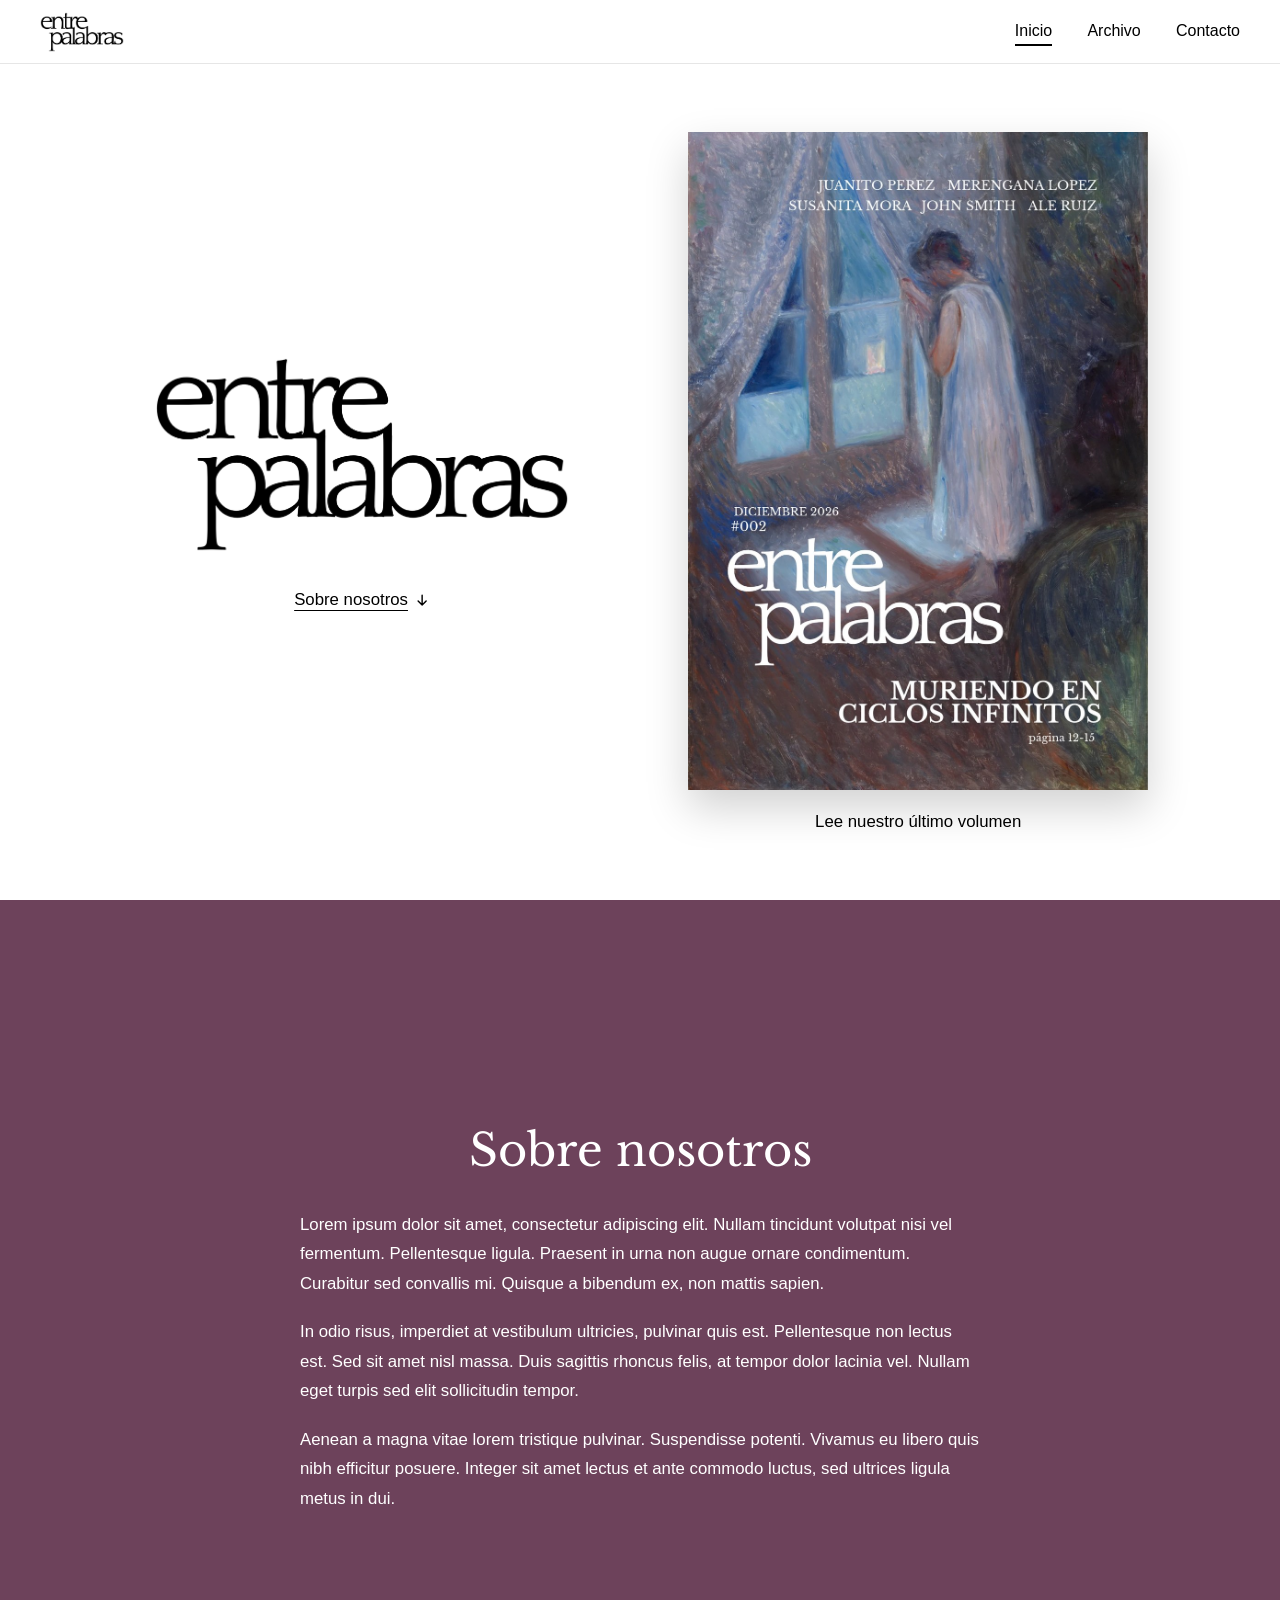
<file: index.html>
<!DOCTYPE html>
<html lang="es">
<head>
  <meta charset="utf-8">
  <meta name="viewport" content="width=device-width, initial-scale=1">
  <title>entre palabras</title>
  <link rel="stylesheet" href="style.css?v=4">
</head>
<body>
  <header class="site-header">
    <a class="brand" href="index.html" aria-label="entre palabras, inicio">
      <img src="assets/logo.png" alt="entre palabras">
    </a>
    <nav aria-label="Principal">
      <a href="index.html" aria-current="page">Inicio</a>
      <a href="archivo.html">Archivo</a>
      <a href="contacto.html">Contacto</a>
    </nav>
  </header>

  <main>
    <section class="hero" id="inicio">
      <div class="hero-text">
        <img class="logo" src="assets/logo.png" alt="entre palabras">
        <a class="about-link" href="#sobre-nosotros">
          Sobre nosotros
          <svg viewBox="0 0 16 16" aria-hidden="true" fill="none" stroke="currentColor" stroke-width="1.6" stroke-linecap="round" stroke-linejoin="round">
            <path d="M8 2.5v11M3.5 9l4.5 4.5L12.5 9"/>
          </svg>
        </a>
      </div>

      <figure class="hero-cover">
        <a class="cover-link" href="leer.html" aria-label="Leer el último volumen">
          <img class="cover" src="assets/cover.jpg" alt="Portada de entre palabras, diciembre 2026, número 002">
        </a>
        <figcaption>Lee nuestro último volumen</figcaption>
      </figure>
    </section>

    <section class="about" id="sobre-nosotros">
      <h2>Sobre nosotros</h2>
      <div class="about-body">
        <p>Lorem ipsum dolor sit amet, consectetur adipiscing elit. Nullam tincidunt volutpat nisi vel fermentum. Pellentesque ligula. Praesent in urna non augue ornare condimentum. Curabitur sed convallis mi. Quisque a bibendum ex, non mattis sapien.</p>
        <p>In odio risus, imperdiet at vestibulum ultricies, pulvinar quis est. Pellentesque non lectus est. Sed sit amet nisl massa. Duis sagittis rhoncus felis, at tempor dolor lacinia vel. Nullam eget turpis sed elit sollicitudin tempor.</p>
        <p>Aenean a magna vitae lorem tristique pulvinar. Suspendisse potenti. Vivamus eu libero quis nibh efficitur posuere. Integer sit amet lectus et ante commodo luctus, sed ultrices ligula metus in dui.</p>
      </div>
    </section>
  </main>
</body>
</html>
</file>
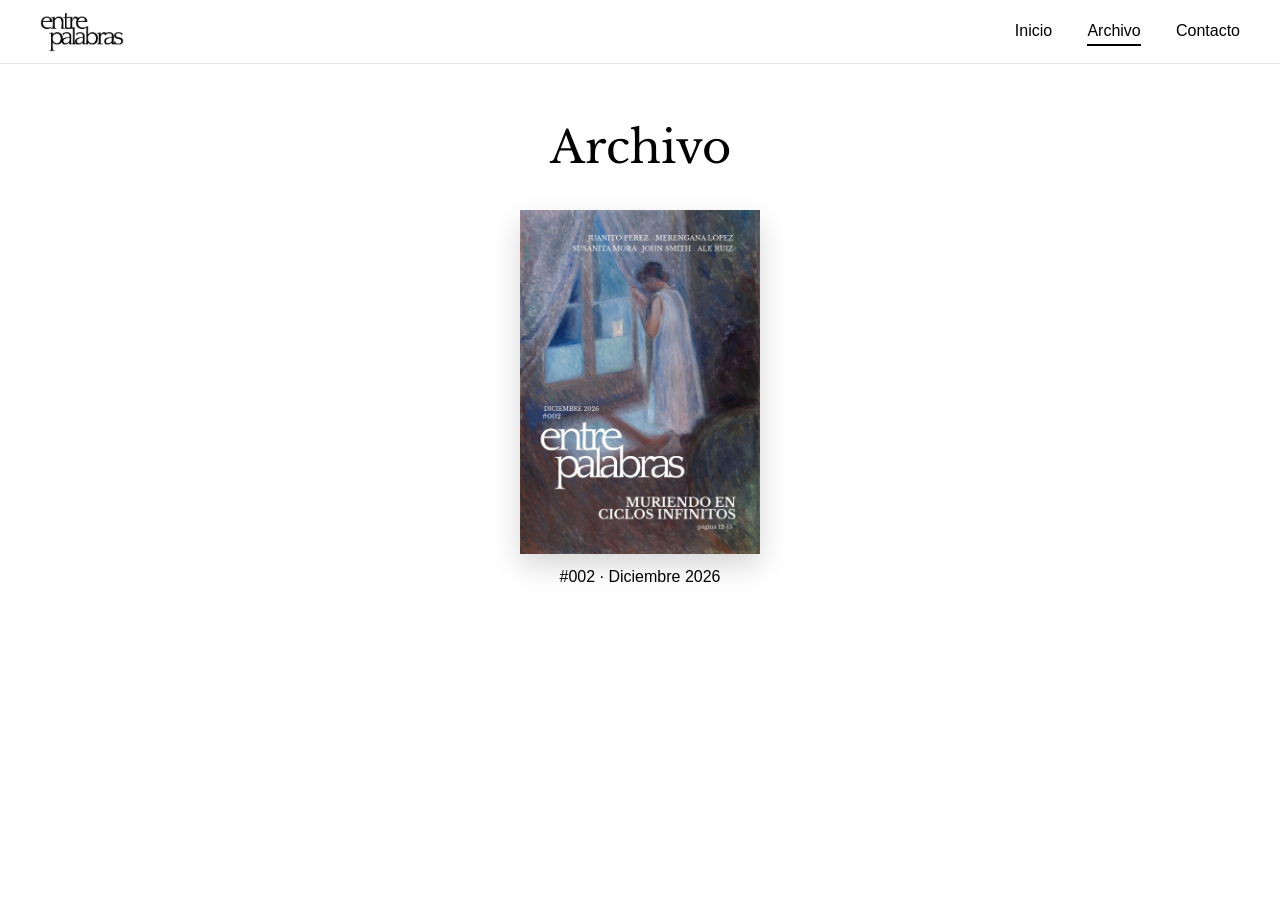
<file: archivo.html>
<!DOCTYPE html>
<html lang="es">
<head>
  <meta charset="utf-8">
  <meta name="viewport" content="width=device-width, initial-scale=1">
  <title>Archivo · entre palabras</title>
  <link rel="stylesheet" href="style.css?v=4">
</head>
<body>
  <header class="site-header">
    <a class="brand" href="index.html" aria-label="entre palabras, inicio">
      <img src="assets/logo.png" alt="entre palabras">
    </a>
    <nav aria-label="Principal">
      <a href="index.html">Inicio</a>
      <a href="archivo.html" aria-current="page">Archivo</a>
      <a href="contacto.html">Contacto</a>
    </nav>
  </header>

  <main class="page-simple">
    <h1>Archivo</h1>
    <div class="issues">
      <figure class="issue">
        <a href="leer.html" aria-label="Leer el número 002">
          <img src="assets/cover.jpg" alt="Portada del número 002, diciembre 2026">
        </a>
        <figcaption>#002 · Diciembre 2026</figcaption>
      </figure>
    </div>
  </main>
</body>
</html>
</file>
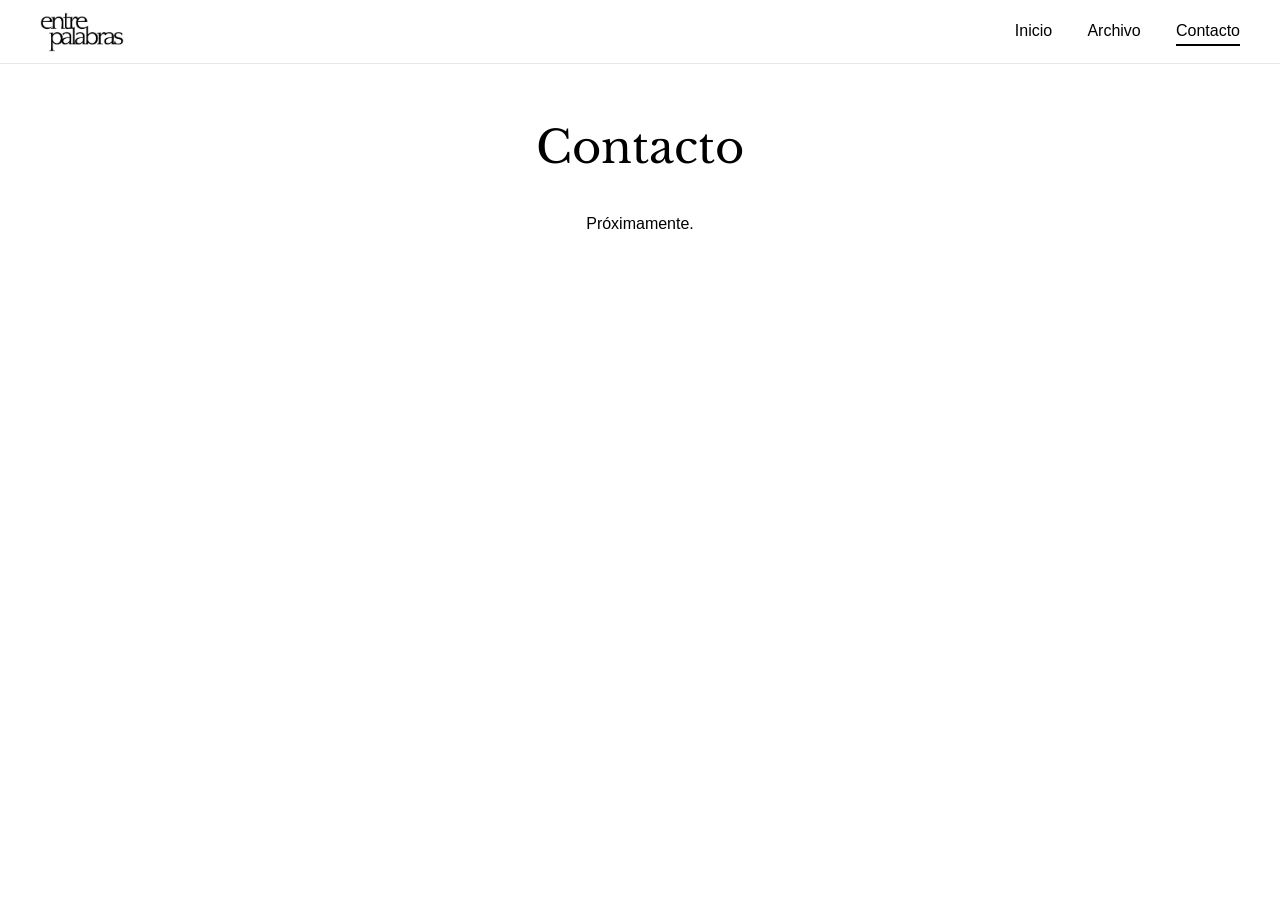
<file: contacto.html>
<!DOCTYPE html>
<html lang="es">
<head>
  <meta charset="utf-8">
  <meta name="viewport" content="width=device-width, initial-scale=1">
  <title>Contacto · entre palabras</title>
  <link rel="stylesheet" href="style.css?v=4">
</head>
<body>
  <header class="site-header">
    <a class="brand" href="index.html" aria-label="entre palabras, inicio">
      <img src="assets/logo.png" alt="entre palabras">
    </a>
    <nav aria-label="Principal">
      <a href="index.html">Inicio</a>
      <a href="archivo.html">Archivo</a>
      <a href="contacto.html" aria-current="page">Contacto</a>
    </nav>
  </header>

  <main class="page-simple">
    <h1>Contacto</h1>
    <!-- Aquí puedes poner tu correo o tus redes. -->
    <p>Próximamente.</p>
  </main>
</body>
</html>
</file>
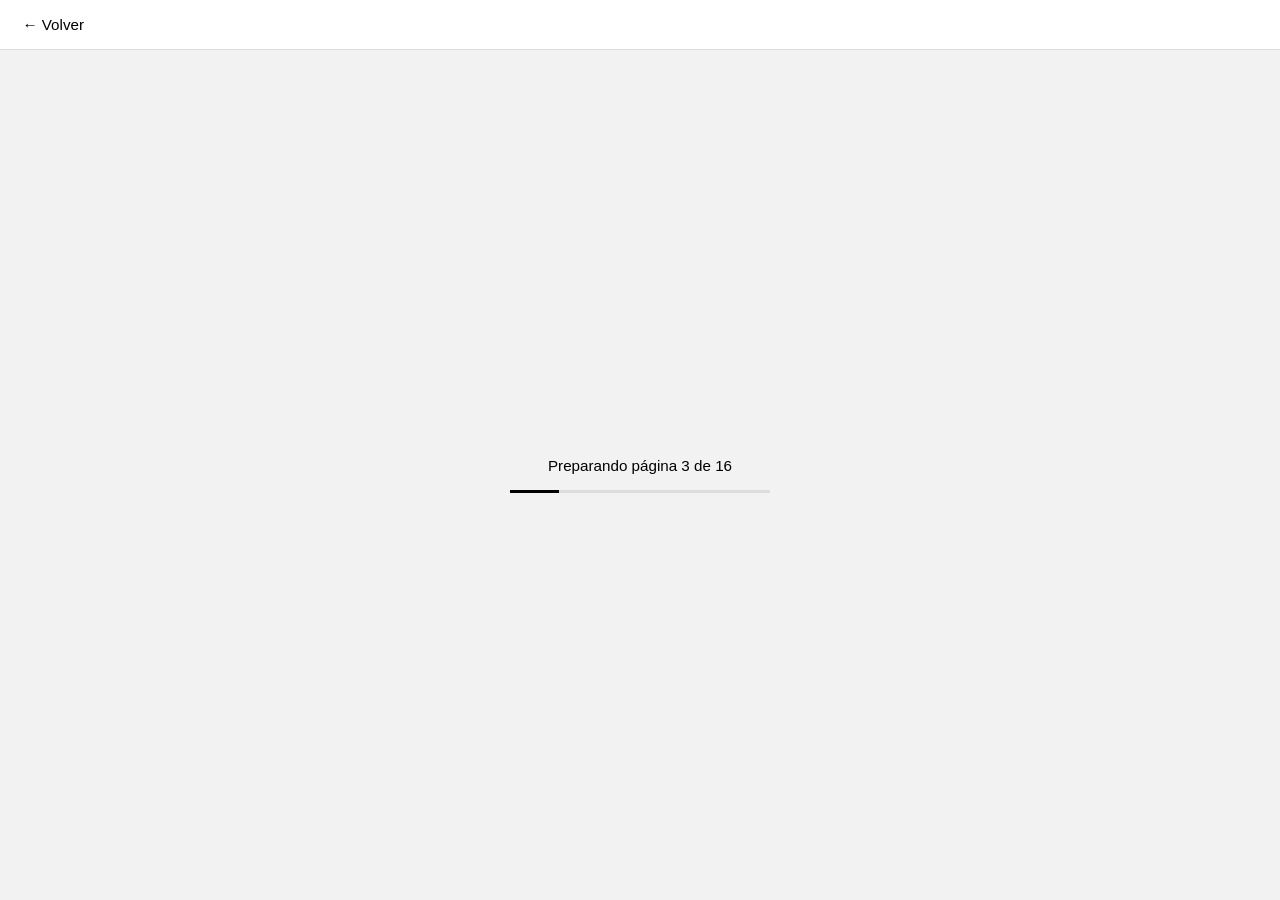
<file: leer.html>
<!DOCTYPE html>
<html lang="es">
<head>
  <meta charset="utf-8">
  <meta name="viewport" content="width=device-width, initial-scale=1">
  <title>Leer · entre palabras</title>
  <link rel="stylesheet" href="style.css?v=4">
</head>
<body class="reader">
  <header class="bar">
    <a href="index.html">← Volver</a>
    <span class="counter" id="counter"></span>
  </header>

  <main class="stage" id="stage">
    <div class="loading" id="loading">
      <span id="loading-text">Cargando…</span>
      <div class="track"><div class="fill" id="fill"></div></div>
    </div>
    <button class="nav prev" id="prev" type="button" aria-label="Página anterior">‹</button>
    <div class="scroller" id="scroller"></div>
    <button class="nav next" id="next" type="button" aria-label="Página siguiente">›</button>
    <div class="tools">
      <button id="zin" type="button" aria-label="Acercar" title="Acercar (+)">+</button>
      <span class="zoom-label" id="zlabel">100%</span>
      <button id="zout" type="button" aria-label="Alejar" title="Alejar (−)">−</button>
      <button id="fs" type="button" aria-label="Pantalla completa" title="Pantalla completa">
        <svg class="ic-enter" viewBox="0 0 24 24" aria-hidden="true" fill="none" stroke="currentColor" stroke-width="2" stroke-linecap="round" stroke-linejoin="round"><path d="M4 9V4h5M20 9V4h-5M4 15v5h5M20 15v5h-5"/></svg>
        <svg class="ic-exit" viewBox="0 0 24 24" aria-hidden="true" fill="none" stroke="currentColor" stroke-width="2" stroke-linecap="round" stroke-linejoin="round"><path d="M9 4v5H4M15 4v5h5M9 20v-5H4M15 20v-5h5"/></svg>
      </button>
    </div>
  </main>

  <script src="vendor/page-flip.browser.js?v=4"></script>
  <script type="module" src="leer.js?v=4"></script>
</body>
</html>
</file>
<file: style.css>
@font-face {
  font-family: "Libre Baskerville";
  src: url("vendor/fonts/libre-baskerville-latin-400-normal.woff2") format("woff2");
  font-weight: 400;
  font-style: normal;
  font-display: swap;
}

:root {
  --ink: #000;
  --paper: #fff;
  --plum: #6d425b;
  --header-h: 64px;
  --sans: "Helvetica Neue", Helvetica, Arial, sans-serif;
  --serif: "Libre Baskerville", Georgia, "Times New Roman", serif;
}

* { box-sizing: border-box; }

html {
  scroll-behavior: smooth;
}

html, body {
  margin: 0;
  min-height: 100%;
  background: var(--paper);
  color: var(--ink);
  font-family: var(--sans);
}

[hidden] { display: none !important; }

@media (prefers-reduced-motion: reduce) {
  html { scroll-behavior: auto; }
}

/* ---------- Barra superior ---------- */

.site-header {
  position: sticky;
  top: 0;
  z-index: 50;
  height: var(--header-h);
  display: flex;
  align-items: center;
  justify-content: space-between;
  padding: 0 clamp(1rem, 4vw, 2.5rem);
  background: var(--paper);
  border-bottom: 1px solid #e6e6e6;
}

.brand { display: block; line-height: 0; }

.brand img {
  height: 40px;
  width: auto;
  display: block;
}

.site-header nav {
  display: flex;
  gap: clamp(1rem, 3vw, 2.2rem);
}

.site-header nav a {
  color: var(--ink);
  text-decoration: none;
  font-size: 1rem;
  padding: 0.3rem 0;
  border-bottom: 2px solid transparent;
  transition: border-color 0.2s;
}

.site-header nav a:hover,
.site-header nav a:focus-visible,
.site-header nav a[aria-current="page"] {
  border-bottom-color: var(--ink);
}

/* ---------- Portada (inicio) ---------- */

.hero {
  min-height: calc(100vh - var(--header-h));
  min-height: calc(100svh - var(--header-h));
  display: grid;
  grid-template-columns: minmax(0, 1fr) minmax(0, 1fr);
  align-items: center;
  gap: clamp(2rem, 6vw, 6rem);
  width: min(1100px, 100%);
  margin: 0 auto;
  padding: 2.5rem 2rem;
}

.hero-text {
  display: flex;
  flex-direction: column;
  align-items: center;
  gap: 2.2rem;
}

.logo {
  width: min(100%, 420px);
  height: auto;
}

.about-link {
  display: inline-flex;
  align-items: center;
  gap: 0.45rem;
  color: var(--ink);
  font-size: 1.05rem;
  text-decoration: underline;
  text-underline-offset: 5px;
  text-decoration-thickness: 1px;
}

.about-link svg {
  width: 0.85em;
  height: 0.85em;
  transition: transform 0.2s;
}

.about-link:hover svg,
.about-link:focus-visible svg {
  transform: translateY(3px);
}

.hero-cover {
  margin: 0;
  display: flex;
  flex-direction: column;
  align-items: center;
  gap: 1.4rem;
}

.cover-link {
  display: block;
  width: fit-content;
  max-width: min(100%, 460px);
  line-height: 0;
  box-shadow: 0 18px 40px rgba(0, 0, 0, 0.18);
  transition: transform 0.25s ease, box-shadow 0.25s ease;
}

.cover-link:hover,
.cover-link:focus-visible {
  transform: translateY(-6px) scale(1.04);
  box-shadow: 0 28px 56px rgba(0, 0, 0, 0.32);
}

.cover-link:focus-visible {
  outline: 3px solid var(--plum);
  outline-offset: 6px;
}

.cover {
  width: auto;
  max-width: 100%;
  height: auto;
  max-height: calc(100vh - var(--header-h) - 10rem);
  max-height: calc(100svh - var(--header-h) - 10rem);
  display: block;
}

.hero-cover figcaption {
  font-size: 1.05rem;
  text-align: center;
}

@media (prefers-reduced-motion: reduce) {
  .cover-link,
  .about-link svg { transition: none; }
  .cover-link:hover,
  .cover-link:focus-visible { transform: none; }
}

@media (max-width: 760px) {
  :root { --header-h: 58px; }
  .brand img { height: 34px; }
  .hero {
    grid-template-columns: 1fr;
    gap: 2.2rem;
    padding: 2rem 1.25rem 3rem;
  }
  .logo { width: min(80%, 320px); }
  .cover-link { width: min(80%, 360px); max-width: none; }
  .cover { width: 100%; max-height: none; }
}

/* ---------- Sobre nosotros ---------- */

.about {
  background: var(--plum);
  color: #fff;
  min-height: calc(100vh - var(--header-h));
  min-height: calc(100svh - var(--header-h));
  scroll-margin-top: var(--header-h);
  display: flex;
  flex-direction: column;
  justify-content: center;
  padding: 4rem clamp(1.25rem, 5vw, 3rem);
}

.about h2 {
  margin: 0 0 2rem;
  text-align: center;
  font-family: var(--serif);
  font-weight: 400;
  font-size: clamp(1.9rem, 4vw, 2.8rem);
}

.about-body {
  width: min(680px, 100%);
  margin: 0 auto;
  font-family: var(--sans);
  font-size: 1.05rem;
  line-height: 1.75;
}

.about-body p { margin: 0 0 1.2rem; }
.about-body p:last-child { margin-bottom: 0; }

/* ---------- Páginas internas (archivo, contacto) ---------- */

.page-simple {
  width: min(1000px, 100%);
  margin: 0 auto;
  padding: 3.5rem 2rem 5rem;
  min-height: calc(100vh - var(--header-h));
}

.page-simple h1 {
  margin: 0 0 2.2rem;
  text-align: center;
  font-family: var(--serif);
  font-weight: 400;
  font-size: clamp(1.9rem, 4vw, 2.8rem);
}

.page-simple p { text-align: center; line-height: 1.7; }

.issues {
  display: flex;
  flex-wrap: wrap;
  justify-content: center;
  gap: 2.5rem;
}

.issue {
  margin: 0;
  width: min(100%, 240px);
  display: flex;
  flex-direction: column;
  align-items: center;
  gap: 0.9rem;
}

.issue a {
  display: block;
  line-height: 0;
  box-shadow: 0 12px 28px rgba(0, 0, 0, 0.16);
  transition: transform 0.25s ease, box-shadow 0.25s ease;
}

.issue a:hover,
.issue a:focus-visible {
  transform: translateY(-4px) scale(1.04);
  box-shadow: 0 20px 40px rgba(0, 0, 0, 0.28);
}

.issue img { width: 100%; height: auto; display: block; }

/* ---------- Lector ---------- */

.reader {
  height: 100vh;
  display: flex;
  flex-direction: column;
  background: #f2f2f2;
}

.bar {
  display: flex;
  align-items: center;
  justify-content: space-between;
  gap: 1rem;
  padding: 0.6rem 1.2rem;
  background: var(--paper);
  border-bottom: 1px solid #ddd;
}

.bar a, .bar button {
  font: inherit;
  font-size: 0.95rem;
  color: var(--ink);
  background: none;
  border: 0;
  cursor: pointer;
  text-decoration: none;
  padding: 0.4rem 0.2rem;
  white-space: nowrap;
}

.bar a:hover, .bar button:hover { text-decoration: underline; }

.bar .counter {
  font-size: 0.95rem;
  min-width: 6rem;
  text-align: center;
}

.tools {
  position: absolute;
  right: 1rem;
  bottom: 1rem;
  z-index: 6;
  display: flex;
  flex-direction: column;
  align-items: center;
  gap: 0.4rem;
}

.tools button {
  width: 2.6rem;
  height: 2.6rem;
  padding: 0;
  display: flex;
  align-items: center;
  justify-content: center;
  font: inherit;
  font-size: 1.4rem;
  line-height: 1;
  color: var(--ink);
  background: rgba(255, 255, 255, 0.95);
  border: 1px solid #bbb;
  border-radius: 50%;
  cursor: pointer;
  box-shadow: 0 2px 8px rgba(0, 0, 0, 0.15);
  text-decoration: none;
}

.tools button:hover:not(:disabled) { background: #000; color: #fff; border-color: #000; }
.tools button:disabled { opacity: 0.35; cursor: default; }
.tools svg { width: 1.2rem; height: 1.2rem; }
.tools .ic-exit { display: none; }
.tools .is-fs .ic-exit { display: block; }
.tools .is-fs .ic-enter { display: none; }

.tools .zoom-label {
  font-size: 0.8rem;
  text-align: center;
}

.stage {
  position: relative;
  flex: 1;
  overflow: hidden;
}

.scroller {
  position: absolute;
  inset: 0;
  display: flex;
  overflow: auto;
  padding: 16px;
}

.scroller { scrollbar-width: none; }
.scroller::-webkit-scrollbar { display: none; }
.scroller.zoomed { cursor: grab; }
.scroller.panning { cursor: grabbing; user-select: none; }

#book {
  margin: auto;
  flex: none;
  transition: transform 0.5s ease;
}

#book[data-pos="first"] { transform: translateX(-25%); }
#book[data-pos="last"]  { transform: translateX(25%); }

.page { background: #fff; }

.page img {
  width: 100%;
  height: 100%;
  display: block;
  object-fit: fill;
  user-select: none;
  -webkit-user-drag: none;
}

/* Sombra del lomo: cada página se oscurece un poco junto al pliegue central. */
.page::after {
  content: "";
  display: none;
  position: absolute;
  top: 0;
  bottom: 0;
  width: 5%;
  pointer-events: none;
}

#book[data-orient="landscape"] .page::after { display: block; }

.page-right::after {
  left: 0;
  background: linear-gradient(to right,
    rgba(0, 0, 0, 0.5) 0%,
    rgba(0, 0, 0, 0.4) 2%,
    rgba(0, 0, 0, 0) 100%);
}

.page-left::after {
  right: 0;
  background: linear-gradient(to right,
    rgba(0, 0, 0, 0) 0%,
    rgba(0, 0, 0, 0.2) 80%,
    rgba(0, 0, 0, 0.1) 98%,
    rgba(0, 0, 0, 0.5) 100%);
}

.nav {
  position: absolute;
  top: 50%;
  transform: translateY(-50%);
  width: 3rem;
  height: 3rem;
  border-radius: 50%;
  border: 0;
  background: rgba(0, 0, 0, 0.75);
  color: #fff;
  font-size: 1.4rem;
  cursor: pointer;
  z-index: 5;
}

.nav:hover { background: #000; }
.nav.prev { left: 1rem; }
.nav.next { right: 1rem; }

.loading {
  position: absolute;
  inset: 0;
  display: flex;
  flex-direction: column;
  align-items: center;
  justify-content: center;
  gap: 1rem;
  background: #f2f2f2;
  z-index: 10;
  font-size: 0.95rem;
}

.loading .track {
  width: min(260px, 60vw);
  height: 3px;
  background: #ddd;
}

.loading .fill {
  height: 100%;
  width: 0;
  background: var(--ink);
  transition: width 0.15s;
}

.error { padding: 2rem; text-align: center; }

@media (max-width: 760px) {
  .nav { display: none; }
  .bar { padding: 0.5rem 0.8rem; gap: 0.5rem; }
  .bar a, .bar button, .bar .counter { font-size: 0.85rem; }
  .tools { right: 0.6rem; bottom: 0.6rem; }
  .tools button { width: 2.4rem; height: 2.4rem; }
  .tools .zoom-label { display: none; }
}
</file>
